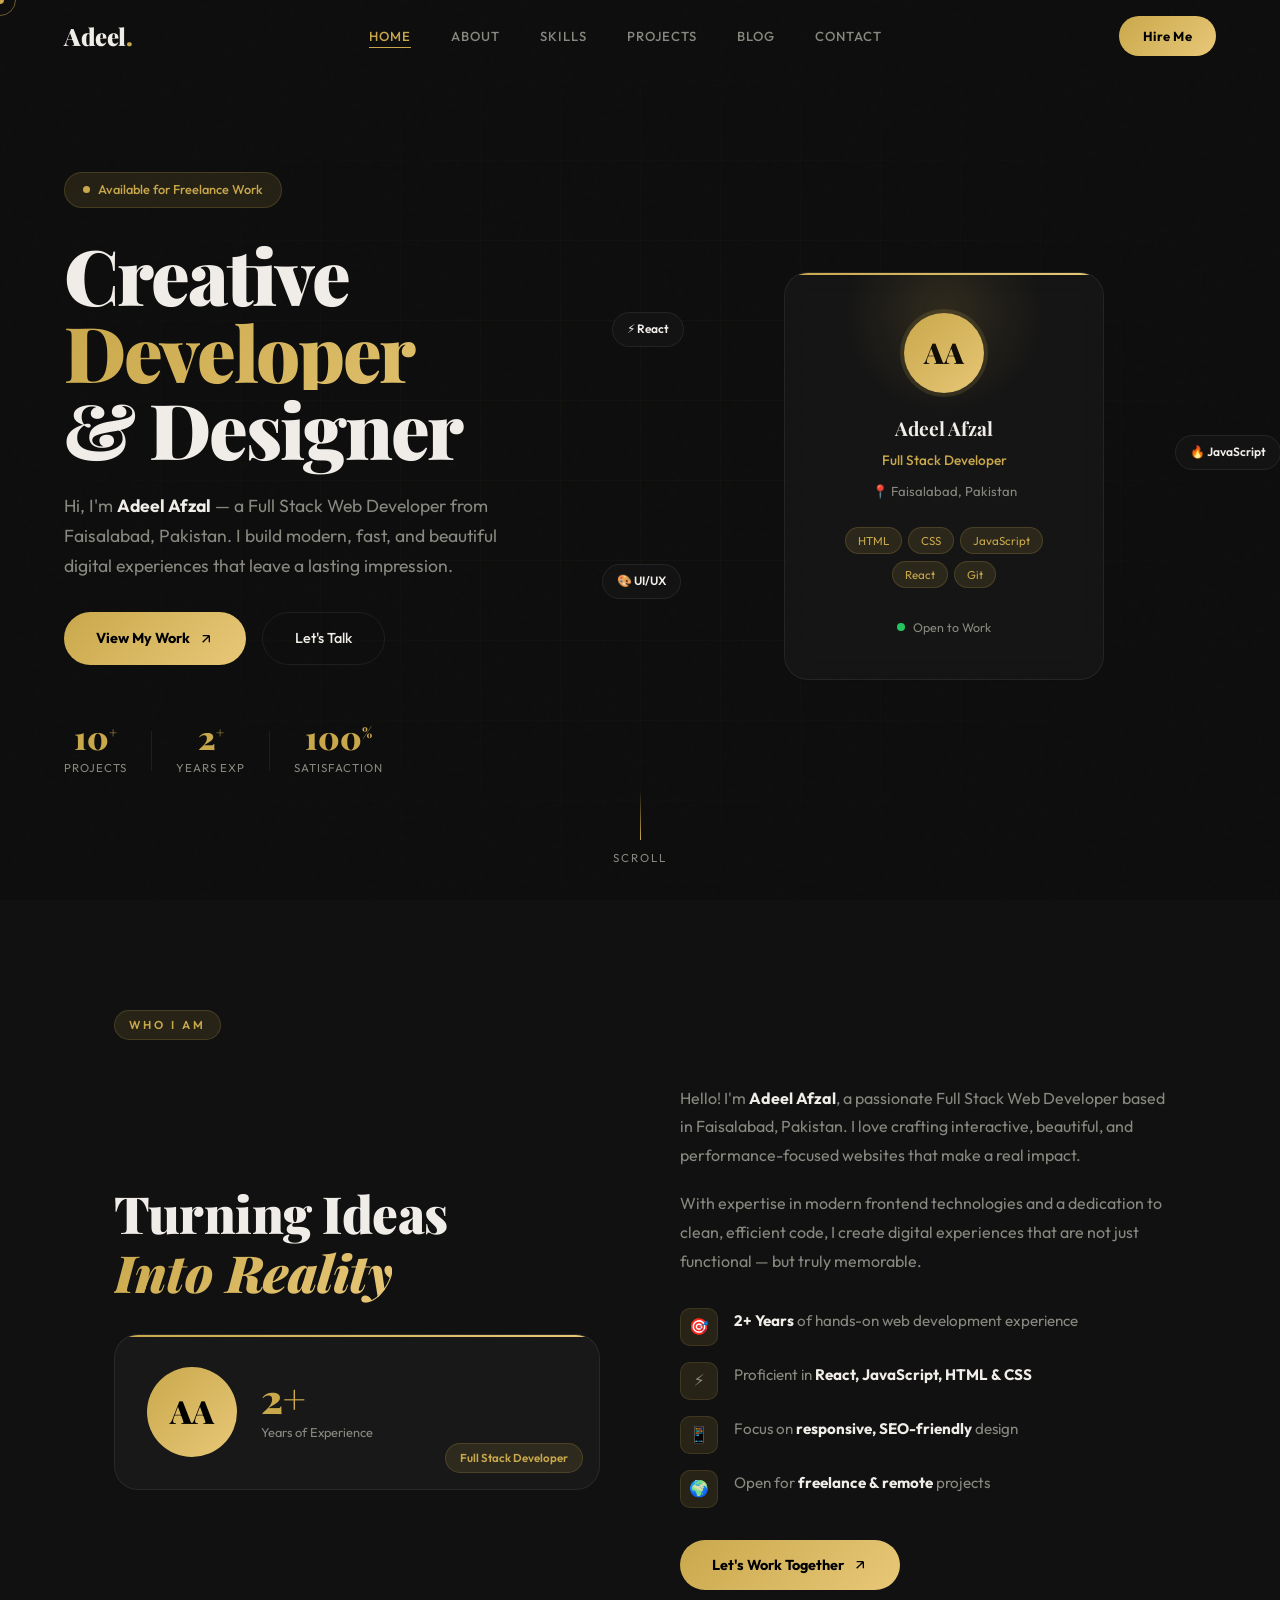
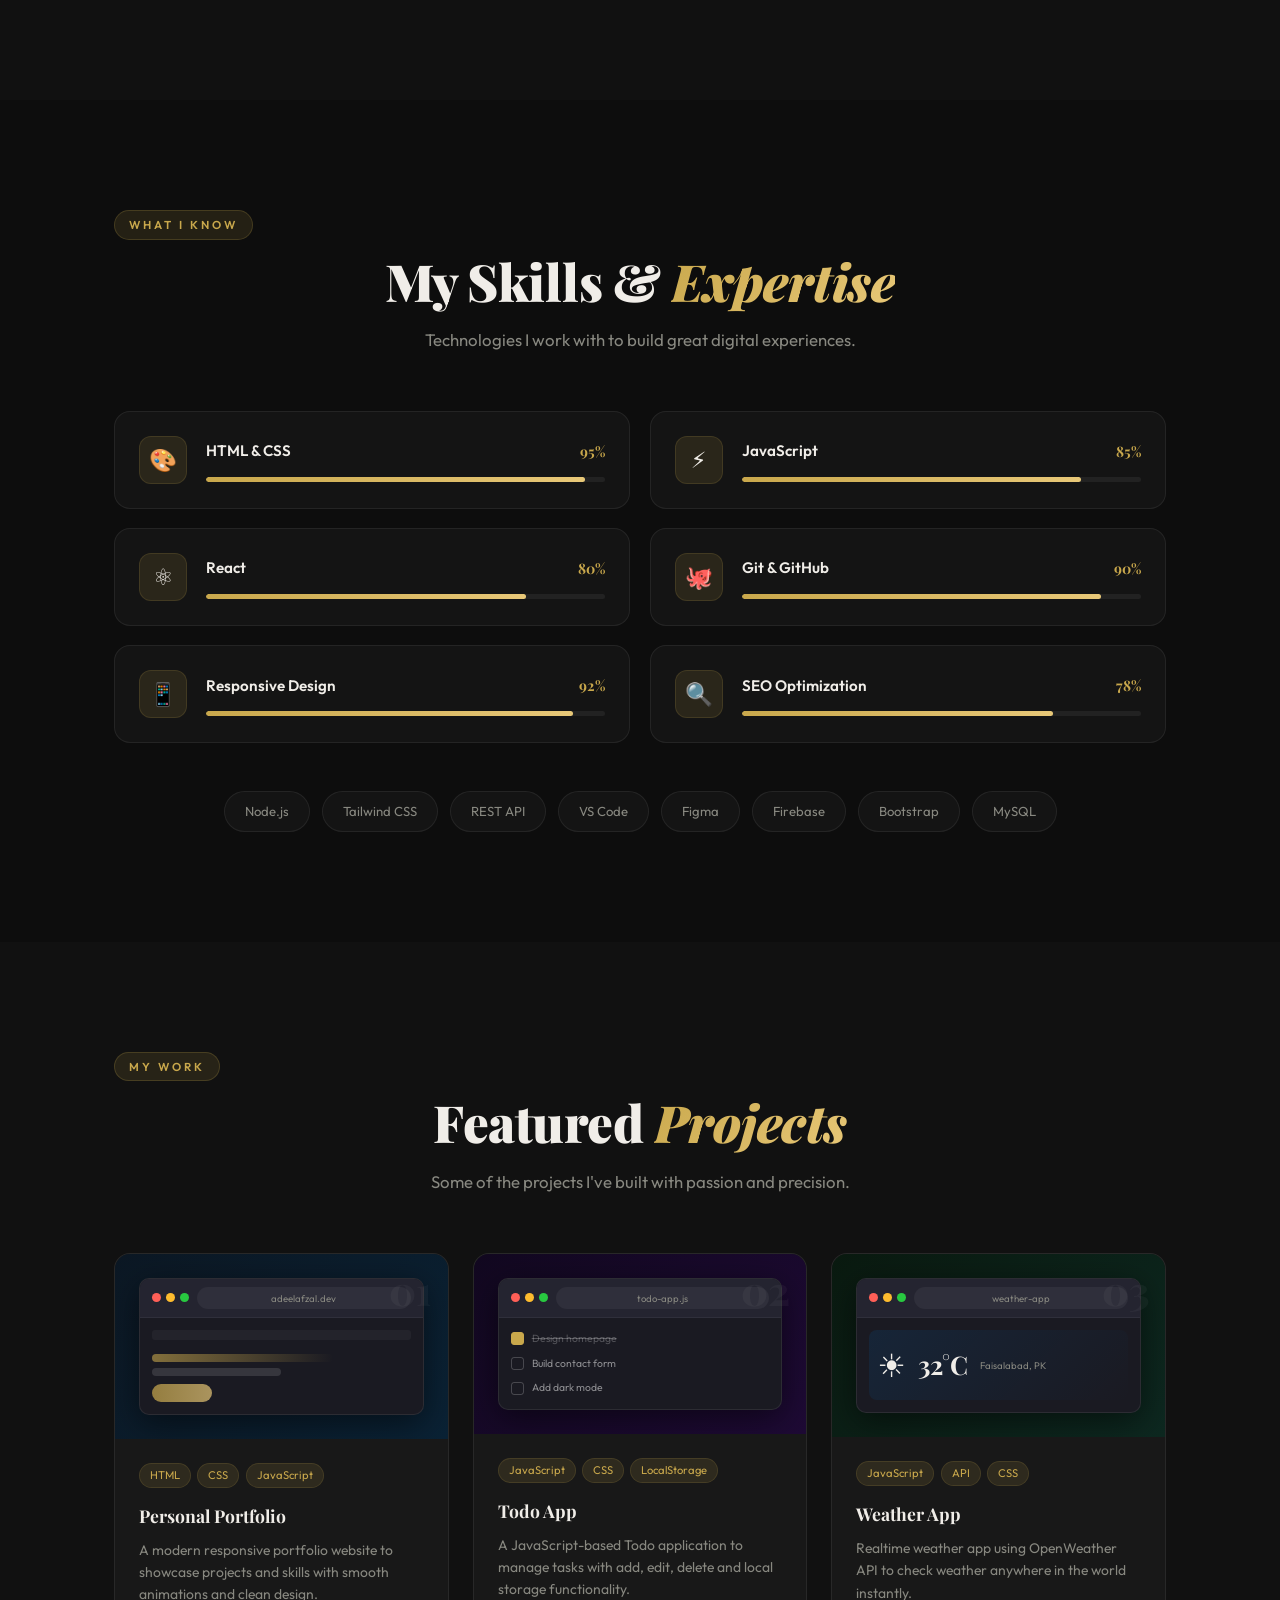
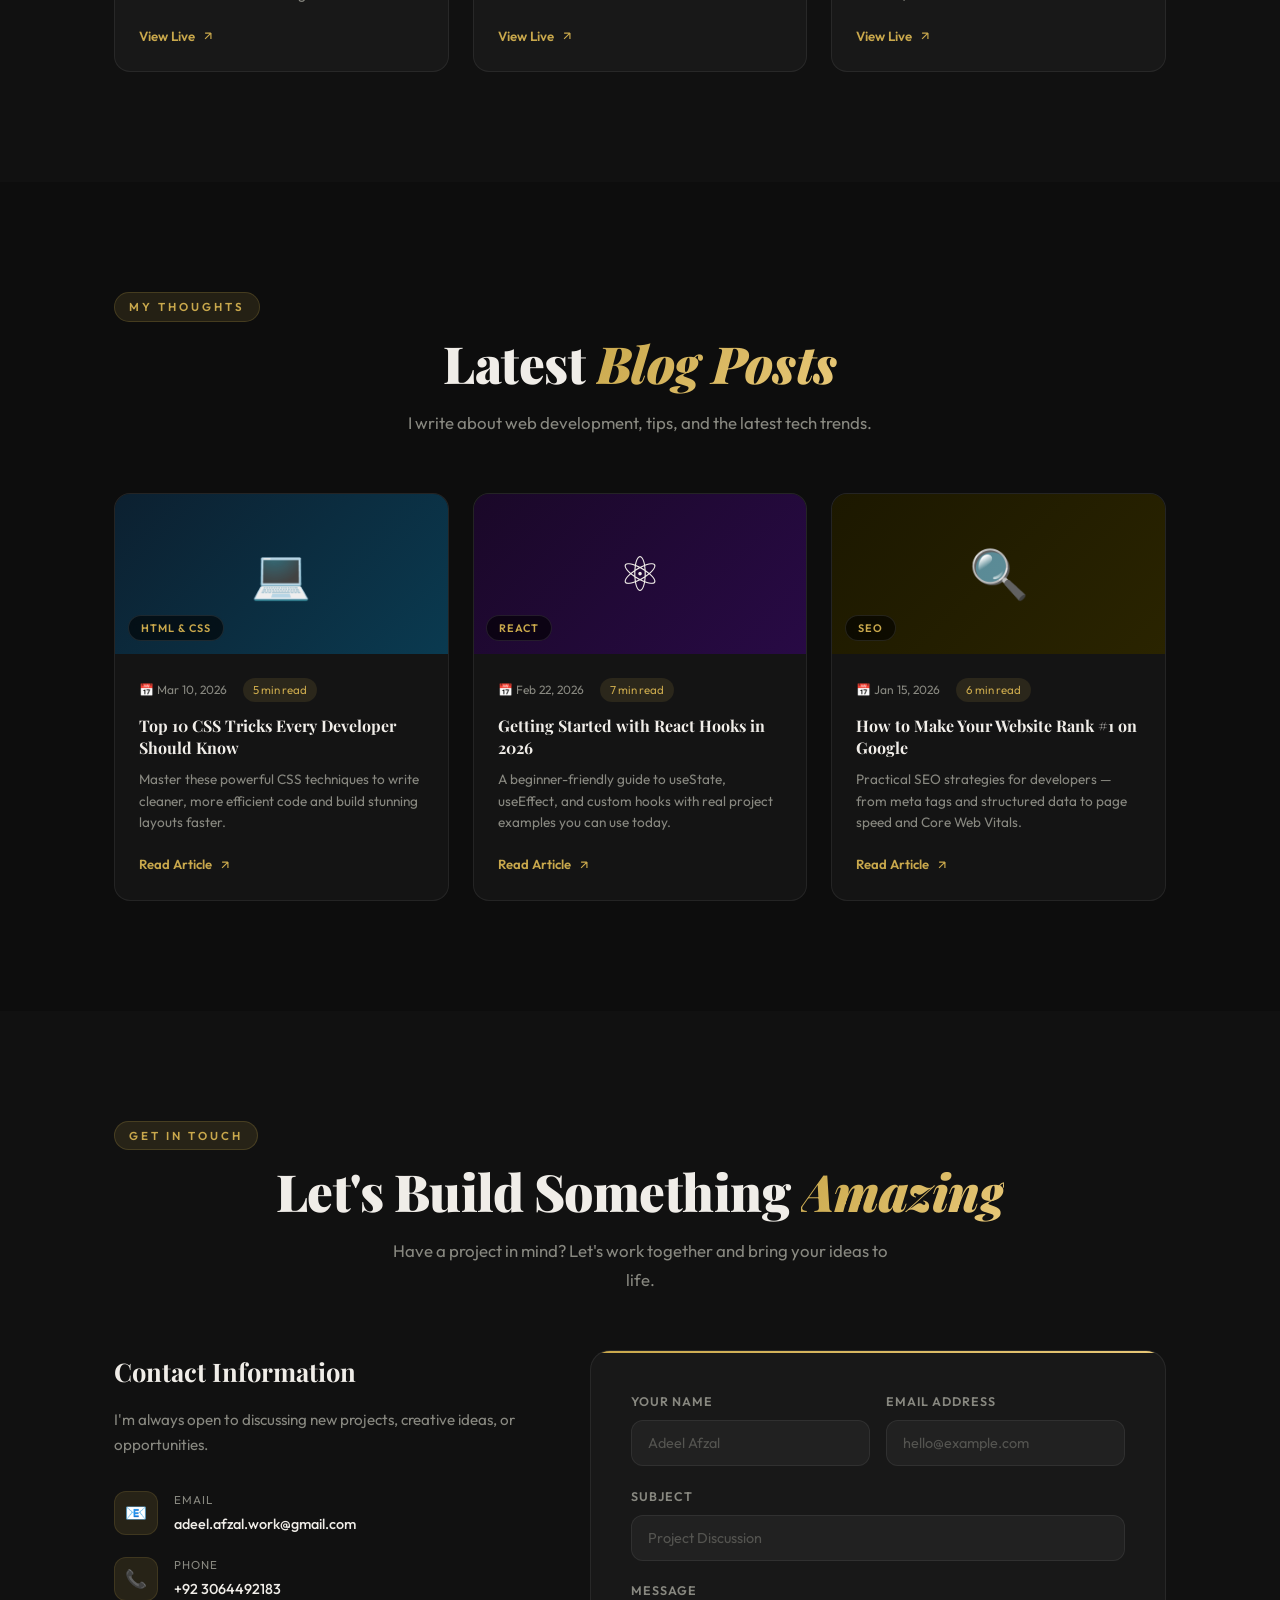
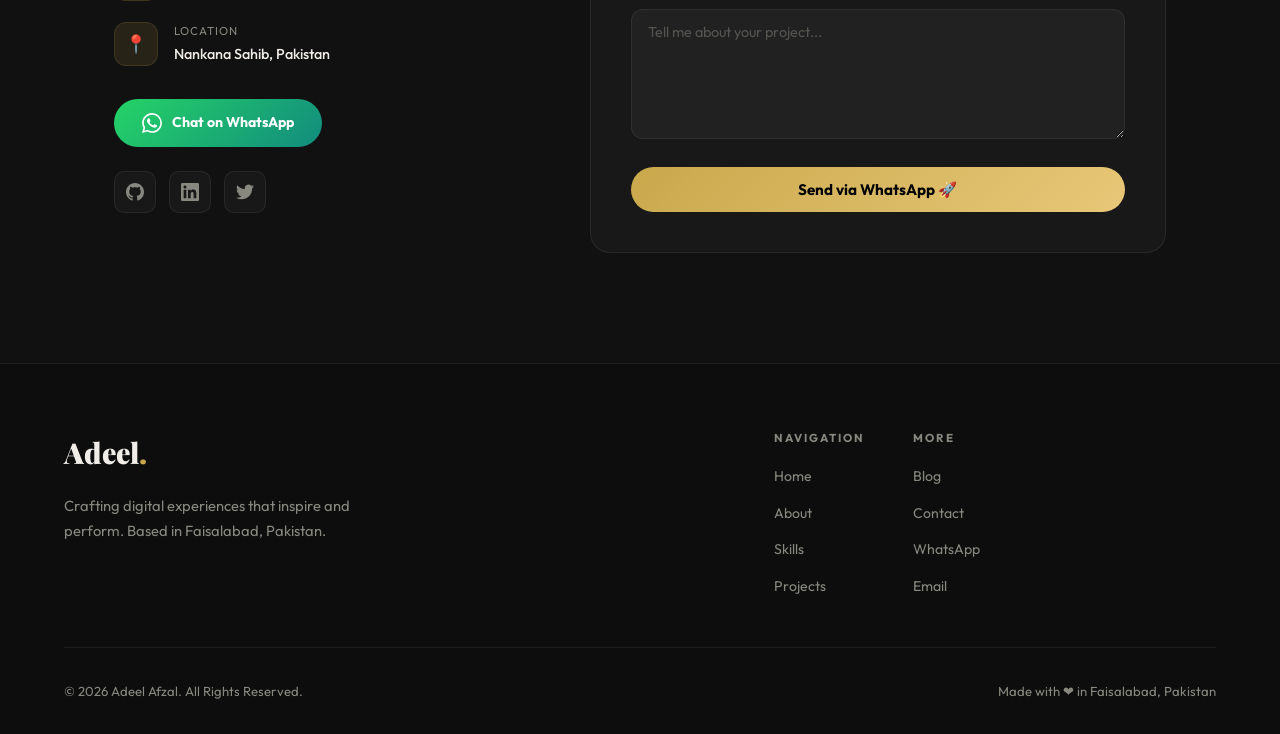
<file: index.html>
<!DOCTYPE html>
<html lang="en">
<head>
    <meta charset="UTF-8">
    <meta name="viewport" content="width=device-width, initial-scale=1.0">
    <title>Adeel Afzal Portfolio</title>
    <meta name="description" content="Adeel Afzal - Full Stack Web Developer from Faisalabad, Pakistan. Expert in HTML, CSS, JavaScript and React.">
    <meta name="keywords" content="Adeel Afzal, Web Developer, Full Stack Developer, React Developer, Faisalabad Pakistan">
    <meta name="author" content="Adeel Afzal">
    <meta name="robots" content="index, follow">
    <link rel="canonical" href="https://adeelafzalwork-jp.github.io/portfolio/">
    <meta property="og:type" content="website">
    <meta property="og:title" content="Adeel Afzal | Full Stack Web Developer">
    <meta property="og:description" content="Full Stack Web Developer creating modern, fast, responsive websites.">
    <meta property="og:url" content="https://adeelafzalwork-jp.github.io/portfolio/">
    <meta name="twitter:card" content="summary_large_image">
    <meta name="twitter:title" content="Adeel Afzal | Web Developer Portfolio">
    <script type="application/ld+json">
    {
      "@context": "https://schema.org",
      "@type": "Person",
      "name": "Adeel Afzal",
      "jobTitle": "Full Stack Web Developer",
      "url": "https://adeelafzalwork-jp.github.io/portfolio/",
      "email": "adeel.afzal.work@gmail.com",
      "telephone": "+92 3064492183",
      "address": {
        "@type": "PostalAddress",
        "addressLocality": "Faisalabad",
        "addressCountry": "Pakistan"
      }
    }
    </script>
    <link rel="preconnect" href="https://fonts.googleapis.com">
    <link rel="preconnect" href="https://fonts.gstatic.com" crossorigin>
    <link href="https://fonts.googleapis.com/css2?family=Playfair+Display:wght@400;700;900&family=Outfit:wght@300;400;500;600;700&display=swap" rel="stylesheet">
    <link rel="stylesheet" href="style.css">
</head>
<body>

    <!-- ===== CURSOR ===== -->
    <div class="cursor" id="cursor"></div>
    <div class="cursor-follower" id="cursorFollower"></div>

    <!-- ===== LOADER ===== -->
    <div class="loader" id="loader">
        <div class="loader-inner">
            <span class="loader-text">AA</span>
            <div class="loader-bar"><div class="loader-progress"></div></div>
        </div>
    </div>

    <!-- ===== HEADER ===== -->
    <header id="header">
        <a href="#home" class="logo">Adeel<span>.</span></a>
        <nav>
            <ul id="navMenu">
                <li><a href="#home" class="nav-link">Home</a></li>
                <li><a href="#about" class="nav-link">About</a></li>
                <li><a href="#skills" class="nav-link">Skills</a></li>
                <li><a href="#projects" class="nav-link">Projects</a></li>
                <li><a href="#blog" class="nav-link">Blog</a></li>
                <li><a href="#contact" class="nav-link">Contact</a></li>
            </ul>
        </nav>
        <div class="header-right">
            <a href="#contact" class="hire-btn">Hire Me</a>
            <button class="hamburger" id="hamburger" aria-label="Menu">
                <span></span><span></span><span></span>
            </button>
        </div>
    </header>

    <!-- ===== MOBILE NAV ===== -->
    <div class="mobile-nav" id="mobileNav">
        <ul>
            <li><a href="#home" class="mob-link">Home</a></li>
            <li><a href="#about" class="mob-link">About</a></li>
            <li><a href="#skills" class="mob-link">Skills</a></li>
            <li><a href="#projects" class="mob-link">Projects</a></li>
            <li><a href="#blog" class="mob-link">Blog</a></li>
            <li><a href="#contact" class="mob-link">Contact</a></li>
        </ul>
    </div>
    <div class="mob-overlay" id="mobOverlay"></div>

    <!-- ===== HERO ===== -->
    <section id="home" class="hero">
        <div class="hero-noise"></div>
        <div class="hero-lines"></div>
        <div class="hero-container">
            <div class="hero-left">
                <div class="hero-tag reveal">
                    <span class="tag-dot"></span>
                    Available for Freelance Work
                </div>
                <h1 class="hero-title reveal">
                    <span class="line">Creative</span>
                    <span class="line gold">Developer</span>
                    <span class="line">&amp; Designer</span>
                </h1>
                <p class="hero-para reveal">
                    Hi, I'm <strong>Adeel Afzal</strong> — a Full Stack Web Developer from Faisalabad, Pakistan. I build modern, fast, and beautiful digital experiences that leave a lasting impression.
                </p>
                <div class="hero-cta reveal">
                    <a href="#projects" class="btn-gold">View My Work <svg width="16" height="16" viewBox="0 0 24 24" fill="none" stroke="currentColor" stroke-width="2"><path d="M7 17L17 7M17 7H7M17 7v10"/></svg></a>
                    <a href="#contact" class="btn-ghost">Let's Talk</a>
                </div>
                <div class="hero-stats reveal">
                    <div class="stat-item">
                        <span class="stat-n">10<sup>+</sup></span>
                        <span class="stat-l">Projects</span>
                    </div>
                    <div class="stat-div"></div>
                    <div class="stat-item">
                        <span class="stat-n">2<sup>+</sup></span>
                        <span class="stat-l">Years Exp</span>
                    </div>
                    <div class="stat-div"></div>
                    <div class="stat-item">
                        <span class="stat-n">100<sup>%</sup></span>
                        <span class="stat-l">Satisfaction</span>
                    </div>
                </div>
            </div>
            <div class="hero-right reveal">
                <div class="hero-card">
                    <div class="hc-glow"></div>
                    <div class="hc-avatar">AA</div>
                    <div class="hc-name">Adeel Afzal</div>
                    <div class="hc-role">Full Stack Developer</div>
                    <div class="hc-location">📍 Faisalabad, Pakistan</div>
                    <div class="hc-skills">
                        <span>HTML</span><span>CSS</span><span>JavaScript</span><span>React</span><span>Git</span>
                    </div>
                    <div class="hc-status">
                        <span class="hc-dot"></span> Open to Work
                    </div>
                </div>
                <div class="floating-badge fb1">⚡ React</div>
                <div class="floating-badge fb2">🎨 UI/UX</div>
                <div class="floating-badge fb3">🔥 JavaScript</div>
            </div>
        </div>
        <div class="scroll-indicator">
            <div class="scroll-line"></div>
            <span>Scroll</span>
        </div>
    </section>

    <!-- ===== ABOUT ===== -->
    <section id="about" class="section about-section">
        <div class="container">
            <div class="sec-label">Who I Am</div>
            <div class="about-wrapper">
                <div class="about-left">
                    <h2 class="sec-title reveal">Turning Ideas<br><em>Into Reality</em></h2>
                    <div class="about-img-box reveal">
                        <div class="aib-inner">
                            <div class="aib-avatar">AA</div>
                            <div class="aib-exp">
                                <span class="aib-n">2+</span>
                                <span class="aib-l">Years of Experience</span>
                            </div>
                        </div>
                        <div class="aib-tag">Full Stack Developer</div>
                    </div>
                </div>
                <div class="about-right">
                    <p class="about-desc reveal">Hello! I'm <strong>Adeel Afzal</strong>, a passionate Full Stack Web Developer based in Faisalabad, Pakistan. I love crafting interactive, beautiful, and performance-focused websites that make a real impact.</p>
                    <p class="about-desc reveal">With expertise in modern frontend technologies and a dedication to clean, efficient code, I create digital experiences that are not just functional — but truly memorable.</p>
                    <div class="about-facts reveal">
                        <div class="fact-row">
                            <div class="fact-icon">🎯</div>
                            <div>
                                <strong>2+ Years</strong> of hands-on web development experience
                            </div>
                        </div>
                        <div class="fact-row">
                            <div class="fact-icon">⚡</div>
                            <div>
                                Proficient in <strong>React, JavaScript, HTML &amp; CSS</strong>
                            </div>
                        </div>
                        <div class="fact-row">
                            <div class="fact-icon">📱</div>
                            <div>
                                Focus on <strong>responsive, SEO-friendly</strong> design
                            </div>
                        </div>
                        <div class="fact-row">
                            <div class="fact-icon">🌍</div>
                            <div>
                                Open for <strong>freelance &amp; remote</strong> projects
                            </div>
                        </div>
                    </div>
                    <a href="#contact" class="btn-gold reveal">Let's Work Together <svg width="16" height="16" viewBox="0 0 24 24" fill="none" stroke="currentColor" stroke-width="2"><path d="M7 17L17 7M17 7H7M17 7v10"/></svg></a>
                </div>
            </div>
        </div>
    </section>

    <!-- ===== SKILLS ===== -->
    <section id="skills" class="section skills-section">
        <div class="container">
            <div class="sec-label">What I Know</div>
            <h2 class="sec-title text-center reveal">My Skills &amp; <em>Expertise</em></h2>
            <p class="sec-sub text-center reveal">Technologies I work with to build great digital experiences.</p>
            <div class="skills-grid reveal">
                <div class="skill-card">
                    <div class="sk-icon">🎨</div>
                    <div class="sk-info">
                        <div class="sk-top">
                            <span class="sk-name">HTML &amp; CSS</span>
                            <span class="sk-pct">95%</span>
                        </div>
                        <div class="sk-bar"><div class="sk-fill" data-width="95"></div></div>
                    </div>
                </div>
                <div class="skill-card">
                    <div class="sk-icon">⚡</div>
                    <div class="sk-info">
                        <div class="sk-top">
                            <span class="sk-name">JavaScript</span>
                            <span class="sk-pct">85%</span>
                        </div>
                        <div class="sk-bar"><div class="sk-fill" data-width="85"></div></div>
                    </div>
                </div>
                <div class="skill-card">
                    <div class="sk-icon">⚛️</div>
                    <div class="sk-info">
                        <div class="sk-top">
                            <span class="sk-name">React</span>
                            <span class="sk-pct">80%</span>
                        </div>
                        <div class="sk-bar"><div class="sk-fill" data-width="80"></div></div>
                    </div>
                </div>
                <div class="skill-card">
                    <div class="sk-icon">🐙</div>
                    <div class="sk-info">
                        <div class="sk-top">
                            <span class="sk-name">Git &amp; GitHub</span>
                            <span class="sk-pct">90%</span>
                        </div>
                        <div class="sk-bar"><div class="sk-fill" data-width="90"></div></div>
                    </div>
                </div>
                <div class="skill-card">
                    <div class="sk-icon">📱</div>
                    <div class="sk-info">
                        <div class="sk-top">
                            <span class="sk-name">Responsive Design</span>
                            <span class="sk-pct">92%</span>
                        </div>
                        <div class="sk-bar"><div class="sk-fill" data-width="92"></div></div>
                    </div>
                </div>
                <div class="skill-card">
                    <div class="sk-icon">🔍</div>
                    <div class="sk-info">
                        <div class="sk-top">
                            <span class="sk-name">SEO Optimization</span>
                            <span class="sk-pct">78%</span>
                        </div>
                        <div class="sk-bar"><div class="sk-fill" data-width="78"></div></div>
                    </div>
                </div>
            </div>
            <!-- Tech Pills -->
            <div class="tech-pills reveal">
                <span>Node.js</span><span>Tailwind CSS</span><span>REST API</span><span>VS Code</span><span>Figma</span><span>Firebase</span><span>Bootstrap</span><span>MySQL</span>
            </div>
        </div>
    </section>

    <!-- ===== PROJECTS ===== -->
    <section id="projects" class="section projects-section">
        <div class="container">
            <div class="sec-label">My Work</div>
            <h2 class="sec-title text-center reveal">Featured <em>Projects</em></h2>
            <p class="sec-sub text-center reveal">Some of the projects I've built with passion and precision.</p>
            <div class="projects-grid">

                <!-- Project 1 -->
                <div class="proj-card reveal">
                    <div class="proj-visual pv-1">
                        <div class="pv-browser">
                            <div class="pvb-bar">
                                <div class="pvb-dots"><span></span><span></span><span></span></div>
                                <div class="pvb-url">adeelafzal.dev</div>
                            </div>
                            <div class="pvb-screen">
                                <div class="pvbs-nav"></div>
                                <div class="pvbs-hero">
                                    <div class="pvbs-line l1"></div>
                                    <div class="pvbs-line l2"></div>
                                    <div class="pvbs-btn"></div>
                                </div>
                            </div>
                        </div>
                        <div class="proj-num">01</div>
                    </div>
                    <div class="proj-body">
                        <div class="proj-tags">
                            <span>HTML</span><span>CSS</span><span>JavaScript</span>
                        </div>
                        <h3>Personal Portfolio</h3>
                        <p>A modern responsive portfolio website to showcase projects and skills with smooth animations and clean design.</p>
                        <a href="https://adeelafzalwork-jp.github.io/portfolio/" target="_blank" class="proj-link">View Live <svg width="14" height="14" viewBox="0 0 24 24" fill="none" stroke="currentColor" stroke-width="2"><path d="M7 17L17 7M17 7H7M17 7v10"/></svg></a>
                    </div>
                </div>

                <!-- Project 2 -->
                <div class="proj-card reveal">
                    <div class="proj-visual pv-2">
                        <div class="pv-browser">
                            <div class="pvb-bar">
                                <div class="pvb-dots"><span></span><span></span><span></span></div>
                                <div class="pvb-url">todo-app.js</div>
                            </div>
                            <div class="pvb-screen">
                                <div class="pvbs-todo">
                                    <div class="pvbs-todo-item done"><span class="pvbs-check done"></span><span class="pvbs-tl done">Design homepage</span></div>
                                    <div class="pvbs-todo-item"><span class="pvbs-check"></span><span class="pvbs-tl">Build contact form</span></div>
                                    <div class="pvbs-todo-item"><span class="pvbs-check"></span><span class="pvbs-tl">Add dark mode</span></div>
                                </div>
                            </div>
                        </div>
                        <div class="proj-num">02</div>
                    </div>
                    <div class="proj-body">
                        <div class="proj-tags">
                            <span>JavaScript</span><span>CSS</span><span>LocalStorage</span>
                        </div>
                        <h3>Todo App</h3>
                        <p>A JavaScript-based Todo application to manage tasks with add, edit, delete and local storage functionality.</p>
                        <a href="#" class="proj-link">View Live <svg width="14" height="14" viewBox="0 0 24 24" fill="none" stroke="currentColor" stroke-width="2"><path d="M7 17L17 7M17 7H7M17 7v10"/></svg></a>
                    </div>
                </div>

                <!-- Project 3 -->
                <div class="proj-card reveal">
                    <div class="proj-visual pv-3">
                        <div class="pv-browser">
                            <div class="pvb-bar">
                                <div class="pvb-dots"><span></span><span></span><span></span></div>
                                <div class="pvb-url">weather-app</div>
                            </div>
                            <div class="pvb-screen">
                                <div class="pvbs-weather">
                                    <div class="pvbs-wi">☀️</div>
                                    <div class="pvbs-wtemp">32°C</div>
                                    <div class="pvbs-wcity">Faisalabad, PK</div>
                                </div>
                            </div>
                        </div>
                        <div class="proj-num">03</div>
                    </div>
                    <div class="proj-body">
                        <div class="proj-tags">
                            <span>JavaScript</span><span>API</span><span>CSS</span>
                        </div>
                        <h3>Weather App</h3>
                        <p>Realtime weather app using OpenWeather API to check weather anywhere in the world instantly.</p>
                        <a href="#" class="proj-link">View Live <svg width="14" height="14" viewBox="0 0 24 24" fill="none" stroke="currentColor" stroke-width="2"><path d="M7 17L17 7M17 7H7M17 7v10"/></svg></a>
                    </div>
                </div>

            </div>
        </div>
    </section>

    <!-- ===== BLOG ===== -->
    <section id="blog" class="section blog-section">
        <div class="container">
            <div class="sec-label">My Thoughts</div>
            <h2 class="sec-title text-center reveal">Latest <em>Blog Posts</em></h2>
            <p class="sec-sub text-center reveal">I write about web development, tips, and the latest tech trends.</p>
            <div class="blog-grid">

                <article class="blog-card reveal">
                    <div class="blog-thumb bt-1">
                        <span class="bt-emoji">💻</span>
                        <span class="bt-cat">HTML &amp; CSS</span>
                    </div>
                    <div class="blog-body">
                        <div class="blog-meta">
                            <span class="blog-date">📅 Mar 10, 2026</span>
                            <span class="blog-read">5 min read</span>
                        </div>
                        <h3>Top 10 CSS Tricks Every Developer Should Know</h3>
                        <p>Master these powerful CSS techniques to write cleaner, more efficient code and build stunning layouts faster.</p>
                        <a href="#" class="blog-link">Read Article <svg width="14" height="14" viewBox="0 0 24 24" fill="none" stroke="currentColor" stroke-width="2"><path d="M7 17L17 7M17 7H7M17 7v10"/></svg></a>
                    </div>
                </article>

                <article class="blog-card reveal">
                    <div class="blog-thumb bt-2">
                        <span class="bt-emoji">⚛️</span>
                        <span class="bt-cat">React</span>
                    </div>
                    <div class="blog-body">
                        <div class="blog-meta">
                            <span class="blog-date">📅 Feb 22, 2026</span>
                            <span class="blog-read">7 min read</span>
                        </div>
                        <h3>Getting Started with React Hooks in 2026</h3>
                        <p>A beginner-friendly guide to useState, useEffect, and custom hooks with real project examples you can use today.</p>
                        <a href="#" class="blog-link">Read Article <svg width="14" height="14" viewBox="0 0 24 24" fill="none" stroke="currentColor" stroke-width="2"><path d="M7 17L17 7M17 7H7M17 7v10"/></svg></a>
                    </div>
                </article>

                <article class="blog-card reveal">
                    <div class="blog-thumb bt-3">
                        <span class="bt-emoji">🔍</span>
                        <span class="bt-cat">SEO</span>
                    </div>
                    <div class="blog-body">
                        <div class="blog-meta">
                            <span class="blog-date">📅 Jan 15, 2026</span>
                            <span class="blog-read">6 min read</span>
                        </div>
                        <h3>How to Make Your Website Rank #1 on Google</h3>
                        <p>Practical SEO strategies for developers — from meta tags and structured data to page speed and Core Web Vitals.</p>
                        <a href="#" class="blog-link">Read Article <svg width="14" height="14" viewBox="0 0 24 24" fill="none" stroke="currentColor" stroke-width="2"><path d="M7 17L17 7M17 7H7M17 7v10"/></svg></a>
                    </div>
                </article>

            </div>
        </div>
    </section>

    <!-- ===== CONTACT ===== -->
    <section id="contact" class="section contact-section">
        <div class="container">
            <div class="sec-label">Get In Touch</div>
            <h2 class="sec-title text-center reveal">Let's Build Something <em>Amazing</em></h2>
            <p class="sec-sub text-center reveal">Have a project in mind? Let's work together and bring your ideas to life.</p>
            <div class="contact-wrapper">

                <div class="contact-info reveal">
                    <h3>Contact Information</h3>
                    <p class="ci-sub">I'm always open to discussing new projects, creative ideas, or opportunities.</p>
                    <div class="ci-items">
                        <div class="ci-item">
                            <div class="ci-icon">📧</div>
                            <div class="ci-text">
                                <span class="ci-label">Email</span>
                                <span class="ci-val">adeel.afzal.work@gmail.com</span>
                            </div>
                        </div>
                        <div class="ci-item">
                            <div class="ci-icon">📞</div>
                            <div class="ci-text">
                                <span class="ci-label">Phone</span>
                                <span class="ci-val">+92 3064492183</span>
                            </div>
                        </div>
                        <div class="ci-item">
                            <div class="ci-icon">📍</div>
                            <div class="ci-text">
                                <span class="ci-label">Location</span>
                                <span class="ci-val">Nankana Sahib, Pakistan</span>
                            </div>
                        </div>
                    </div>
                    <a href="https://wa.me/923064492183?text=Hello%20Adeel!" target="_blank" class="wa-btn">
                        <svg width="20" height="20" viewBox="0 0 24 24" fill="currentColor"><path d="M17.472 14.382c-.297-.149-1.758-.867-2.03-.967-.273-.099-.471-.148-.67.15-.197.297-.767.966-.94 1.164-.173.199-.347.223-.644.075-.297-.15-1.255-.463-2.39-1.475-.883-.788-1.48-1.761-1.653-2.059-.173-.297-.018-.458.13-.606.134-.133.298-.347.446-.52.149-.174.198-.298.298-.497.099-.198.05-.371-.025-.52-.075-.149-.669-1.612-.916-2.207-.242-.579-.487-.5-.669-.51-.173-.008-.371-.01-.57-.01-.198 0-.52.074-.792.372-.272.297-1.04 1.016-1.04 2.479 0 1.462 1.065 2.875 1.213 3.074.149.198 2.096 3.2 5.077 4.487.709.306 1.262.489 1.694.625.712.227 1.36.195 1.871.118.571-.085 1.758-.719 2.006-1.413.248-.694.248-1.289.173-1.413-.074-.124-.272-.198-.57-.347m-5.421 7.403h-.004a9.87 9.87 0 01-5.031-1.378l-.361-.214-3.741.982.998-3.648-.235-.374a9.86 9.86 0 01-1.51-5.26c.001-5.45 4.436-9.884 9.888-9.884 2.64 0 5.122 1.03 6.988 2.898a9.825 9.825 0 012.893 6.994c-.003 5.45-4.437 9.884-9.885 9.884m8.413-18.297A11.815 11.815 0 0012.05 0C5.495 0 .16 5.335.157 11.892c0 2.096.547 4.142 1.588 5.945L.057 24l6.305-1.654a11.882 11.882 0 005.683 1.448h.005c6.554 0 11.89-5.335 11.893-11.893a11.821 11.821 0 00-3.48-8.413z"/></svg>
                        Chat on WhatsApp
                    </a>
                    <div class="ci-social">
                        <a href="https://github.com" target="_blank" class="soc-btn" title="GitHub">
                            <svg width="18" height="18" viewBox="0 0 24 24" fill="currentColor"><path d="M12 0c-6.626 0-12 5.373-12 12 0 5.302 3.438 9.8 8.207 11.387.599.111.793-.261.793-.577v-2.234c-3.338.726-4.033-1.416-4.033-1.416-.546-1.387-1.333-1.756-1.333-1.756-1.089-.745.083-.729.083-.729 1.205.084 1.839 1.237 1.839 1.237 1.07 1.834 2.807 1.304 3.492.997.107-.775.418-1.305.762-1.604-2.665-.305-5.467-1.334-5.467-5.931 0-1.311.469-2.381 1.236-3.221-.124-.303-.535-1.524.117-3.176 0 0 1.008-.322 3.301 1.23.957-.266 1.983-.399 3.003-.404 1.02.005 2.047.138 3.006.404 2.291-1.552 3.297-1.23 3.297-1.23.653 1.653.242 2.874.118 3.176.77.84 1.235 1.911 1.235 3.221 0 4.609-2.807 5.624-5.479 5.921.43.372.823 1.102.823 2.222v3.293c0 .319.192.694.801.576 4.765-1.589 8.199-6.086 8.199-11.386 0-6.627-5.373-12-12-12z"/></svg>
                        </a>
                        <a href="https://linkedin.com" target="_blank" class="soc-btn" title="LinkedIn">
                            <svg width="18" height="18" viewBox="0 0 24 24" fill="currentColor"><path d="M20.447 20.452h-3.554v-5.569c0-1.328-.027-3.037-1.852-3.037-1.853 0-2.136 1.445-2.136 2.939v5.667H9.351V9h3.414v1.561h.046c.477-.9 1.637-1.85 3.37-1.85 3.601 0 4.267 2.37 4.267 5.455v6.286zM5.337 7.433c-1.144 0-2.063-.926-2.063-2.065 0-1.138.92-2.063 2.063-2.063 1.14 0 2.064.925 2.064 2.063 0 1.139-.925 2.065-2.064 2.065zm1.782 13.019H3.555V9h3.564v11.452zM22.225 0H1.771C.792 0 0 .774 0 1.729v20.542C0 23.227.792 24 1.771 24h20.451C23.2 24 24 23.227 24 22.271V1.729C24 .774 23.2 0 22.222 0h.003z"/></svg>
                        </a>
                        <a href="https://twitter.com" target="_blank" class="soc-btn" title="Twitter">
                            <svg width="18" height="18" viewBox="0 0 24 24" fill="currentColor"><path d="M23.953 4.57a10 10 0 01-2.825.775 4.958 4.958 0 002.163-2.723c-.951.555-2.005.959-3.127 1.184a4.92 4.92 0 00-8.384 4.482C7.69 8.095 4.067 6.13 1.64 3.162a4.822 4.822 0 00-.666 2.475c0 1.71.87 3.213 2.188 4.096a4.904 4.904 0 01-2.228-.616v.06a4.923 4.923 0 003.946 4.827 4.996 4.996 0 01-2.212.085 4.936 4.936 0 004.604 3.417 9.867 9.867 0 01-6.102 2.105c-.39 0-.779-.023-1.17-.067a13.995 13.995 0 007.557 2.209c9.053 0 13.998-7.496 13.998-13.985 0-.21 0-.42-.015-.63A9.935 9.935 0 0024 4.59z"/></svg>
                        </a>
                    </div>
                </div>

                <div class="contact-form reveal">
                    <form id="whatsappForm">
                        <div class="form-row">
                            <div class="form-group">
                                <label for="name">Your Name</label>
                                <input type="text" id="name" name="name" placeholder="Adeel Afzal" required>
                            </div>
                            <div class="form-group">
                                <label for="email">Email Address</label>
                                <input type="email" id="email" name="email" placeholder="hello@example.com" required>
                            </div>
                        </div>
                        <div class="form-group">
                            <label for="subject">Subject</label>
                            <input type="text" id="subject" name="subject" placeholder="Project Discussion">
                        </div>
                        <div class="form-group">
                            <label for="message">Message</label>
                            <textarea id="message" name="message" placeholder="Tell me about your project..." required></textarea>
                        </div>
                        <button type="submit" class="btn-gold form-btn">
                            Send via WhatsApp 🚀
                        </button>
                    </form>
                </div>

            </div>
        </div>
    </section>

    <!-- ===== FOOTER ===== -->
    <footer>
        <div class="footer-inner">
            <div class="footer-top">
                <div class="ft-brand">
                    <span class="ft-logo">Adeel<span>.</span></span>
                    <p>Crafting digital experiences that inspire and perform. Based in Faisalabad, Pakistan.</p>
                </div>
                <div class="ft-links">
                    <div class="ftl-col">
                        <h4>Navigation</h4>
                        <a href="#home">Home</a>
                        <a href="#about">About</a>
                        <a href="#skills">Skills</a>
                        <a href="#projects">Projects</a>
                    </div>
                    <div class="ftl-col">
                        <h4>More</h4>
                        <a href="#blog">Blog</a>
                        <a href="#contact">Contact</a>
                        <a href="https://wa.me/923064492183" target="_blank">WhatsApp</a>
                        <a href="mailto:adeel.afzal.work@gmail.com">Email</a>
                    </div>
                </div>
            </div>
            <div class="footer-bottom">
                <p>&copy; 2026 Adeel Afzal. All Rights Reserved.</p>
                <p>Made with ❤️ in Faisalabad, Pakistan</p>
            </div>
        </div>
    </footer>

    <!-- Back to Top -->
    <button id="back-top" aria-label="Back to top">↑</button>

    <!-- ===== JS ===== -->
    <script>
        // ---- Loader ----
        window.addEventListener('load', () => {
            setTimeout(() => {
                document.getElementById('loader').classList.add('loaded');
            }, 1200);
        });

        // ---- Custom Cursor ----
        const cursor = document.getElementById('cursor');
        const follower = document.getElementById('cursorFollower');
        let mouseX = 0, mouseY = 0, followerX = 0, followerY = 0;
        document.addEventListener('mousemove', e => {
            mouseX = e.clientX; mouseY = e.clientY;
            cursor.style.left = mouseX + 'px';
            cursor.style.top = mouseY + 'px';
        });
        function animateFollower() {
            followerX += (mouseX - followerX) * 0.1;
            followerY += (mouseY - followerY) * 0.1;
            follower.style.left = followerX + 'px';
            follower.style.top = followerY + 'px';
            requestAnimationFrame(animateFollower);
        }
        animateFollower();
        document.querySelectorAll('a, button, .proj-card, .blog-card, .skill-card').forEach(el => {
            el.addEventListener('mouseenter', () => { cursor.classList.add('hovered'); follower.classList.add('hovered'); });
            el.addEventListener('mouseleave', () => { cursor.classList.remove('hovered'); follower.classList.remove('hovered'); });
        });

        // ---- Header scroll ----
        const header = document.getElementById('header');
        window.addEventListener('scroll', () => {
            header.classList.toggle('scrolled', window.scrollY > 50);
            document.getElementById('back-top').classList.toggle('show', window.scrollY > 500);
        });

        // ---- Mobile Nav ----
        const hamburger = document.getElementById('hamburger');
        const mobileNav = document.getElementById('mobileNav');
        const mobOverlay = document.getElementById('mobOverlay');
        function toggleNav() {
            hamburger.classList.toggle('active');
            mobileNav.classList.toggle('open');
            mobOverlay.classList.toggle('show');
            document.body.classList.toggle('nav-open');
        }
        hamburger.addEventListener('click', toggleNav);
        mobOverlay.addEventListener('click', toggleNav);
        document.querySelectorAll('.mob-link').forEach(l => l.addEventListener('click', toggleNav));

        // ---- Back to Top ----
        document.getElementById('back-top').addEventListener('click', () => {
            window.scrollTo({ top: 0, behavior: 'smooth' });
        });

        // ---- Scroll Reveal ----
        const reveals = document.querySelectorAll('.reveal');
        const observer = new IntersectionObserver((entries) => {
            entries.forEach(e => {
                if (e.isIntersecting) { e.target.classList.add('visible'); }
            });
        }, { threshold: 0.1 });
        reveals.forEach(r => observer.observe(r));

        // ---- Skill bars animate ----
        const skillObserver = new IntersectionObserver((entries) => {
            entries.forEach(e => {
                if (e.isIntersecting) {
                    e.target.querySelectorAll('.sk-fill').forEach(bar => {
                        bar.style.width = bar.dataset.width + '%';
                    });
                }
            });
        }, { threshold: 0.2 });
        document.querySelectorAll('.skills-grid').forEach(g => skillObserver.observe(g));

        // ---- WhatsApp Form ----
        document.getElementById('whatsappForm').addEventListener('submit', function(e) {
            e.preventDefault();
            const name = document.getElementById('name').value;
            const email = document.getElementById('email').value;
            const subject = document.getElementById('subject').value;
            const message = document.getElementById('message').value;
            const text = `Name: ${name}%0AEmail: ${email}%0ASubject: ${subject}%0AMessage: ${message}`;
            window.open(`https://wa.me/923064492183?text=${text}`, '_blank');
        });

        // ---- Active Nav ----
        const sections = document.querySelectorAll('section[id]');
        const navLinks = document.querySelectorAll('.nav-link');
        window.addEventListener('scroll', () => {
            let current = '';
            sections.forEach(sec => {
                if (window.scrollY >= sec.offsetTop - 120) current = sec.id;
            });
            navLinks.forEach(link => {
                link.classList.toggle('active', link.getAttribute('href') === '#' + current);
            });
        });

        // ---- Floating badges animation ----
        const badges = document.querySelectorAll('.floating-badge');
        badges.forEach((b, i) => {
            b.style.animationDelay = (i * 0.5) + 's';
        });
    </script>

</body>
</html>
</file>
<file: style.css>
/* =============================================
   ADEEL AFZAL PORTFOLIO — style.css
   ============================================= */

/* ---- Variables ---- */
:root {
    --bg:       #0d0d0d;
    --bg2:      #111111;
    --bg3:      #161616;
    --gold:     #c9a84c;
    --gold2:    #e8c878;
    --gold-dim: rgba(201,168,76,0.12);
    --text:     #f0ede8;
    --muted:    #888880;
    --border:   rgba(255,255,255,0.07);
    --card:     rgba(255,255,255,0.03);
    --radius:   16px;
    --tr:       all 0.35s cubic-bezier(0.4,0,0.2,1);
    --font-d:   'Playfair Display', Georgia, serif;
    --font-b:   'Outfit', system-ui, sans-serif;
    --max-w:    1180px;
    --header-h: 72px;
}

/* ---- Reset ---- */
*, *::before, *::after { margin:0; padding:0; box-sizing:border-box; }
html { scroll-behavior:smooth; font-size:16px; }
body {
    background: var(--bg);
    color: var(--text);
    font-family: var(--font-b);
    line-height: 1.7;
    overflow-x: hidden;
    cursor: none;
}
body.nav-open { overflow: hidden; }
a { text-decoration:none; color:inherit; }
ul { list-style:none; }
img { max-width:100%; display:block; }
input, textarea, button { font-family: var(--font-b); }

/* ---- Scrollbar ---- */
::-webkit-scrollbar { width: 4px; }
::-webkit-scrollbar-track { background: var(--bg); }
::-webkit-scrollbar-thumb { background: var(--gold); border-radius: 4px; }

/* =============================================
   CURSOR
   ============================================= */
.cursor {
    width: 8px; height: 8px;
    background: var(--gold);
    border-radius: 50%;
    position: fixed;
    pointer-events: none;
    z-index: 9999;
    transform: translate(-50%,-50%);
    transition: width 0.2s, height 0.2s, background 0.2s;
}
.cursor-follower {
    width: 32px; height: 32px;
    border: 1.5px solid var(--gold);
    border-radius: 50%;
    position: fixed;
    pointer-events: none;
    z-index: 9998;
    transform: translate(-50%,-50%);
    opacity: 0.5;
    transition: width 0.3s, height 0.3s, opacity 0.3s;
}
.cursor.hovered { width: 16px; height: 16px; background: var(--gold2); }
.cursor-follower.hovered { width: 48px; height: 48px; opacity: 0.2; }
@media (max-width: 768px) { .cursor, .cursor-follower { display:none; } body { cursor:auto; } }

/* =============================================
   LOADER
   ============================================= */
.loader {
    position: fixed; inset: 0;
    background: var(--bg);
    z-index: 99999;
    display: flex; align-items:center; justify-content:center;
    transition: opacity 0.6s ease, visibility 0.6s;
}
.loader.loaded { opacity:0; visibility:hidden; pointer-events:none; }
.loader-inner { text-align: center; }
.loader-text {
    font-family: var(--font-d);
    font-size: 3rem; font-weight:900;
    background: linear-gradient(135deg, var(--gold), var(--gold2));
    -webkit-background-clip: text; -webkit-text-fill-color: transparent; background-clip:text;
    display: block; margin-bottom: 1.5rem;
    animation: loaderPulse 1s ease-in-out infinite alternate;
}
@keyframes loaderPulse { from{opacity:0.5} to{opacity:1} }
.loader-bar { width:200px; height:2px; background:rgba(255,255,255,0.08); border-radius:2px; overflow:hidden; }
.loader-progress {
    height:100%; width:0;
    background: linear-gradient(90deg, var(--gold), var(--gold2));
    border-radius:2px;
    animation: loadFill 1.1s ease forwards;
}
@keyframes loadFill { to{ width:100%; } }

/* =============================================
   HEADER
   ============================================= */
header {
    position: fixed; top:0; left:0; right:0;
    height: var(--header-h);
    z-index: 1000;
    display: flex; align-items:center; justify-content:space-between;
    padding: 0 5%;
    transition: var(--tr);
}
header.scrolled {
    background: rgba(13,13,13,0.95);
    backdrop-filter: blur(24px);
    border-bottom: 1px solid var(--border);
}
.logo {
    font-family: var(--font-d);
    font-size: 1.5rem; font-weight:900;
    color: var(--text);
    letter-spacing: -0.5px;
}
.logo span { color: var(--gold); }

nav ul { display:flex; align-items:center; gap:2.5rem; }
.nav-link {
    font-size: 0.82rem; font-weight:500;
    letter-spacing: 1px; text-transform:uppercase;
    color: var(--muted);
    position: relative; padding-bottom:4px;
    transition: var(--tr);
}
.nav-link::after {
    content:'';
    position:absolute; bottom:0; left:0;
    width:0; height:1px;
    background: var(--gold);
    transition: var(--tr);
}
.nav-link:hover, .nav-link.active { color: var(--gold); }
.nav-link:hover::after, .nav-link.active::after { width:100%; }

.header-right { display:flex; align-items:center; gap:1rem; }
.hire-btn {
    padding: 9px 24px;
    background: linear-gradient(135deg, var(--gold), var(--gold2));
    color: #000;
    border-radius: 100px;
    font-weight:700; font-size:0.82rem;
    letter-spacing:0.5px;
    transition: var(--tr);
}
.hire-btn:hover { transform:translateY(-2px); box-shadow:0 8px 30px rgba(201,168,76,0.35); }

.hamburger {
    display:none; flex-direction:column; gap:5px;
    background:none; border:none; cursor:pointer; padding:4px;
}
.hamburger span {
    display:block; width:24px; height:2px;
    background:var(--text); border-radius:2px;
    transition: var(--tr);
}
.hamburger.active span:nth-child(1) { transform:translateY(7px) rotate(45deg); }
.hamburger.active span:nth-child(2) { opacity:0; }
.hamburger.active span:nth-child(3) { transform:translateY(-7px) rotate(-45deg); }

/* ---- Mobile Nav ---- */
.mobile-nav {
    position: fixed; top:0; right:-100%; bottom:0;
    width: min(320px, 85vw);
    background: #111;
    border-left: 1px solid var(--border);
    z-index: 999;
    display:flex; align-items:center; justify-content:center;
    transition: right 0.4s cubic-bezier(0.4,0,0.2,1);
    padding: 2rem;
}
.mobile-nav.open { right:0; }
.mobile-nav ul { display:flex; flex-direction:column; gap:1.8rem; text-align:center; }
.mob-link {
    font-family: var(--font-d);
    font-size:1.6rem; font-weight:700;
    color: var(--muted);
    transition: var(--tr);
}
.mob-link:hover { color: var(--gold); }
.mob-overlay {
    position:fixed; inset:0; background:rgba(0,0,0,0.7);
    z-index:998; opacity:0; pointer-events:none;
    transition: opacity 0.4s;
}
.mob-overlay.show { opacity:1; pointer-events:all; }

/* =============================================
   SCROLL REVEAL
   ============================================= */
.reveal {
    opacity:0; transform:translateY(32px);
    transition: opacity 0.7s ease, transform 0.7s ease;
}
.reveal.visible { opacity:1; transform:translateY(0); }

/* =============================================
   SHARED SECTION STYLES
   ============================================= */
.section { padding: 110px 0; }
.container { max-width: var(--max-w); margin:0 auto; padding:0 5%; }
.text-center { text-align:center; }

.sec-label {
    display:inline-block;
    font-size:0.72rem; font-weight:600;
    letter-spacing:3px; text-transform:uppercase;
    color: var(--gold);
    margin-bottom:0.75rem;
    padding: 4px 14px;
    border: 1px solid rgba(201,168,76,0.2);
    border-radius: 100px;
    background: var(--gold-dim);
}
.text-center .sec-label { display:block; margin-bottom:0.75rem; }

.sec-title {
    font-family: var(--font-d);
    font-size: clamp(2rem, 4.5vw, 3.2rem);
    font-weight:900;
    line-height:1.15;
    letter-spacing:-0.5px;
    margin-bottom:1rem;
}
.sec-title em {
    font-style:italic;
    background: linear-gradient(135deg, var(--gold), var(--gold2));
    -webkit-background-clip:text; -webkit-text-fill-color:transparent; background-clip:text;
}
.sec-sub {
    color: var(--muted); font-size:1.05rem;
    max-width:520px; margin:0 auto 3.5rem;
}

/* Buttons */
.btn-gold {
    display:inline-flex; align-items:center; gap:8px;
    padding:13px 32px;
    background: linear-gradient(135deg, var(--gold), var(--gold2));
    color:#000; font-weight:700; font-size:0.9rem;
    border-radius:100px; border:none; cursor:pointer;
    transition: var(--tr);
    text-decoration:none;
}
.btn-gold:hover { transform:translateY(-3px); box-shadow:0 12px 40px rgba(201,168,76,0.4); }
.btn-ghost {
    display:inline-flex; align-items:center; gap:8px;
    padding:13px 32px;
    background:transparent;
    border:1px solid var(--border);
    color:var(--text); font-weight:500; font-size:0.9rem;
    border-radius:100px; cursor:pointer;
    transition: var(--tr);
}
.btn-ghost:hover { border-color:var(--gold); color:var(--gold); transform:translateY(-2px); }

/* =============================================
   HERO
   ============================================= */
.hero {
    min-height:100vh;
    padding: calc(var(--header-h) + 60px) 5% 80px;
    position:relative; overflow:hidden;
    display:flex; align-items:center;
}
.hero-noise {
    position:absolute; inset:0; pointer-events:none;
    background-image: url("data:image/svg+xml,%3Csvg viewBox='0 0 200 200' xmlns='http://www.w3.org/2000/svg'%3E%3Cfilter id='n'%3E%3CfeTurbulence type='fractalNoise' baseFrequency='0.65' numOctaves='3' stitchTiles='stitch'/%3E%3C/filter%3E%3Crect width='100%25' height='100%25' filter='url(%23n)' opacity='0.03'/%3E%3C/svg%3E");
    opacity:0.4;
}
.hero-lines {
    position:absolute; inset:0; pointer-events:none;
    background-image:
        linear-gradient(rgba(201,168,76,0.03) 1px, transparent 1px),
        linear-gradient(90deg, rgba(201,168,76,0.03) 1px, transparent 1px);
    background-size: 80px 80px;
    mask-image: radial-gradient(ellipse 80% 80% at 50% 50%, black 20%, transparent 80%);
}
.hero-container {
    max-width: var(--max-w); margin:0 auto; width:100%;
    display:grid; grid-template-columns:1fr 1fr;
    gap:4rem; align-items:center;
}
.hero-tag {
    display:inline-flex; align-items:center; gap:8px;
    background: var(--gold-dim); border:1px solid rgba(201,168,76,0.2);
    border-radius:100px; padding:6px 18px;
    font-size:0.8rem; color:var(--gold); font-weight:500;
    margin-bottom:1.8rem;
    animation: fadeUp 0.6s ease both;
}
.tag-dot {
    width:7px; height:7px; border-radius:50%;
    background:var(--gold);
    animation:blink 2s ease-in-out infinite;
}
@keyframes blink { 0%,100%{opacity:1;transform:scale(1)} 50%{opacity:0.4;transform:scale(1.3)} }
@keyframes fadeUp { from{opacity:0;transform:translateY(20px)} to{opacity:1;transform:translateY(0)} }

.hero-title {
    font-family: var(--font-d);
    font-size: clamp(3rem, 6vw, 5.5rem);
    font-weight:900;
    line-height:1;
    letter-spacing:-2px;
    margin-bottom:1.5rem;
    animation: fadeUp 0.6s 0.1s ease both;
}
.hero-title .line { display:block; }
.hero-title .gold {
    background: linear-gradient(135deg, var(--gold), var(--gold2));
    -webkit-background-clip:text; -webkit-text-fill-color:transparent; background-clip:text;
}
.hero-para {
    color:var(--muted); font-size:1.1rem; max-width:480px;
    margin-bottom:2rem;
    animation: fadeUp 0.6s 0.2s ease both;
}
.hero-para strong { color:var(--text); }
.hero-cta {
    display:flex; flex-wrap:wrap; gap:1rem;
    margin-bottom:3.5rem;
    animation: fadeUp 0.6s 0.3s ease both;
}
.hero-stats {
    display:flex; align-items:center; gap:1.5rem;
    animation: fadeUp 0.6s 0.4s ease both;
}
.stat-item { text-align:center; }
.stat-n {
    font-family: var(--font-d);
    font-size:2rem; font-weight:900;
    color:var(--gold); display:block; line-height:1;
}
.stat-n sup { font-size:0.9rem; }
.stat-l {
    font-size:0.72rem; color:var(--muted);
    text-transform:uppercase; letter-spacing:1px;
}
.stat-div { width:1px; height:40px; background:var(--border); }

/* Hero Card */
.hero-right {
    position:relative; display:flex; justify-content:center;
    animation: fadeUp 0.8s 0.2s ease both;
}
.hero-card {
    background: var(--card);
    border:1px solid var(--border);
    border-radius:24px;
    padding:2.5rem;
    text-align:center;
    position:relative; overflow:hidden;
    backdrop-filter:blur(12px);
    width:100%; max-width:320px;
}
.hero-card::before {
    content:'';
    position:absolute; top:0; left:0; right:0; height:2px;
    background: linear-gradient(90deg, var(--gold), var(--gold2));
}
.hc-glow {
    position:absolute; top:-60px; left:50%; transform:translateX(-50%);
    width:200px; height:200px;
    background:radial-gradient(circle, rgba(201,168,76,0.15), transparent 70%);
    pointer-events:none;
}
.hc-avatar {
    width:80px; height:80px; border-radius:50%;
    background: linear-gradient(135deg, var(--gold), var(--gold2));
    display:flex; align-items:center; justify-content:center;
    font-family:var(--font-d); font-size:1.8rem; font-weight:900; color:#000;
    margin:0 auto 1.2rem;
    box-shadow:0 0 0 4px rgba(201,168,76,0.15);
}
.hc-name { font-family:var(--font-d); font-size:1.2rem; font-weight:700; margin-bottom:0.3rem; }
.hc-role { color:var(--gold); font-size:0.85rem; font-weight:500; margin-bottom:0.5rem; }
.hc-location { color:var(--muted); font-size:0.82rem; margin-bottom:1.5rem; }
.hc-skills {
    display:flex; flex-wrap:wrap; gap:0.4rem; justify-content:center;
    margin-bottom:1.5rem;
}
.hc-skills span {
    background:var(--gold-dim); border:1px solid rgba(201,168,76,0.2);
    border-radius:100px; padding:3px 12px;
    font-size:0.72rem; color:var(--gold);
}
.hc-status {
    display:inline-flex; align-items:center; gap:8px;
    font-size:0.78rem; color:var(--muted);
}
.hc-dot {
    width:8px; height:8px; border-radius:50%;
    background:#22c55e;
    animation:blink 2s ease-in-out infinite;
}

/* Floating Badges */
.floating-badge {
    position:absolute;
    background:rgba(20,20,20,0.9);
    border:1px solid var(--border);
    border-radius:100px;
    padding:6px 14px;
    font-size:0.75rem; font-weight:600; color:var(--text);
    white-space:nowrap;
    animation:float 3s ease-in-out infinite;
    backdrop-filter:blur(8px);
}
@keyframes float { 0%,100%{transform:translateY(0)} 50%{transform:translateY(-10px)} }
.fb1 { top:10%; left:-60px; animation-duration:3.2s; }
.fb2 { bottom:20%; left:-70px; animation-duration:2.8s; animation-delay:0.5s; }
.fb3 { top:40%; right:-65px; animation-duration:3.5s; animation-delay:1s; }

/* Scroll indicator */
.scroll-indicator {
    position:absolute; bottom:2rem; left:50%; transform:translateX(-50%);
    display:flex; flex-direction:column; align-items:center; gap:8px;
    color:var(--muted); font-size:0.72rem; letter-spacing:2px; text-transform:uppercase;
}
.scroll-line {
    width:1px; height:50px;
    background:linear-gradient(to bottom, transparent, var(--gold));
    animation:scrollLine 2s ease-in-out infinite;
}
@keyframes scrollLine { 0%,100%{opacity:0.3} 50%{opacity:1} }

/* =============================================
   ABOUT
   ============================================= */
.about-section { background: var(--bg2); }
.about-wrapper {
    display:grid; grid-template-columns:1fr 1fr;
    gap:5rem; align-items:center;
    margin-top:2rem;
}
.about-left .sec-label { margin-bottom:1rem; display:inline-block; }
.about-left .sec-title { margin-bottom:2rem; }

.about-img-box {
    background:var(--card); border:1px solid var(--border);
    border-radius:24px; padding:2rem; position:relative;
    overflow:hidden;
}
.about-img-box::before {
    content:''; position:absolute; top:0; left:0; right:0; height:2px;
    background:linear-gradient(90deg, var(--gold), var(--gold2));
}
.aib-inner { display:flex; align-items:center; gap:1.5rem; }
.aib-avatar {
    width:90px; height:90px; border-radius:50%;
    background:linear-gradient(135deg, var(--gold), var(--gold2));
    display:flex; align-items:center; justify-content:center;
    font-family:var(--font-d); font-size:2rem; font-weight:900; color:#000;
    flex-shrink:0;
}
.aib-exp { }
.aib-n {
    font-family:var(--font-d); font-size:2.5rem; font-weight:900;
    color:var(--gold); display:block; line-height:1;
}
.aib-l { font-size:0.8rem; color:var(--muted); }
.aib-tag {
    position:absolute; bottom:1rem; right:1rem;
    background:var(--gold-dim); border:1px solid rgba(201,168,76,0.2);
    border-radius:100px; padding:4px 14px;
    font-size:0.72rem; color:var(--gold); font-weight:600;
}

.about-desc {
    color:var(--muted); font-size:1rem; margin-bottom:1.2rem;
    line-height:1.8;
}
.about-desc strong { color:var(--text); }
.about-facts { display:flex; flex-direction:column; gap:1rem; margin:2rem 0; }
.fact-row {
    display:flex; align-items:flex-start; gap:1rem;
    color:var(--muted); font-size:0.95rem;
}
.fact-icon {
    width:38px; height:38px; flex-shrink:0;
    background:var(--gold-dim); border:1px solid rgba(201,168,76,0.15);
    border-radius:10px; display:flex; align-items:center; justify-content:center;
    font-size:1rem;
}
.fact-row strong { color:var(--text); }

/* =============================================
   SKILLS
   ============================================= */
.skills-section { background: var(--bg); }
.skills-grid {
    display:grid; grid-template-columns:repeat(2, 1fr);
    gap:1.2rem; margin-bottom:3rem;
}
.skill-card {
    display:flex; align-items:center; gap:1.2rem;
    background:var(--card); border:1px solid var(--border);
    border-radius:var(--radius); padding:1.5rem;
    transition:var(--tr);
}
.skill-card:hover {
    border-color:rgba(201,168,76,0.3);
    transform:translateY(-4px);
    box-shadow:0 12px 40px rgba(0,0,0,0.3);
}
.sk-icon {
    width:48px; height:48px; flex-shrink:0;
    background:var(--gold-dim); border:1px solid rgba(201,168,76,0.15);
    border-radius:12px; display:flex; align-items:center; justify-content:center;
    font-size:1.4rem;
}
.sk-info { flex:1; }
.sk-top { display:flex; justify-content:space-between; align-items:center; margin-bottom:0.8rem; }
.sk-name { font-weight:600; font-size:0.95rem; }
.sk-pct { color:var(--gold); font-weight:700; font-size:0.9rem; font-family:var(--font-d); }
.sk-bar {
    height:5px; background:rgba(255,255,255,0.06);
    border-radius:100px; overflow:hidden;
}
.sk-fill {
    height:100%; width:0;
    background:linear-gradient(90deg, var(--gold), var(--gold2));
    border-radius:100px;
    transition: width 1.2s cubic-bezier(0.4,0,0.2,1);
}

.tech-pills {
    display:flex; flex-wrap:wrap; gap:0.75rem; justify-content:center;
}
.tech-pills span {
    background:var(--card); border:1px solid var(--border);
    border-radius:100px; padding:8px 20px;
    font-size:0.82rem; color:var(--muted);
    transition:var(--tr);
}
.tech-pills span:hover { border-color:rgba(201,168,76,0.3); color:var(--gold); }

/* =============================================
   PROJECTS
   ============================================= */
.projects-section { background:var(--bg2); }
.projects-grid {
    display:grid; grid-template-columns:repeat(3,1fr);
    gap:1.5rem;
}
.proj-card {
    background:var(--card); border:1px solid var(--border);
    border-radius:var(--radius); overflow:hidden;
    display:flex; flex-direction:column;
    transition:var(--tr);
}
.proj-card:hover {
    border-color:rgba(201,168,76,0.3);
    transform:translateY(-8px);
    box-shadow:0 24px 60px rgba(0,0,0,0.5);
}
.proj-visual {
    position:relative; padding:1.5rem; overflow:hidden;
}
.pv-1 { background:linear-gradient(135deg, #0c1824, #0a2235); }
.pv-2 { background:linear-gradient(135deg, #120820, #1e0a35); }
.pv-3 { background:linear-gradient(135deg, #0a1a10, #0d2820); }

/* Browser Mockup */
.pv-browser {
    background:#1a1a22; border-radius:10px;
    overflow:hidden; border:1px solid rgba(255,255,255,0.08);
    box-shadow:0 8px 32px rgba(0,0,0,0.5);
}
.pvb-bar {
    background:#242430; padding:8px 12px;
    display:flex; align-items:center; gap:8px;
    border-bottom:1px solid rgba(255,255,255,0.05);
}
.pvb-dots { display:flex; gap:5px; }
.pvb-dots span {
    width:9px; height:9px; border-radius:50%;
}
.pvb-dots span:nth-child(1){background:#ff5f57;}
.pvb-dots span:nth-child(2){background:#febc2e;}
.pvb-dots span:nth-child(3){background:#28c840;}
.pvb-url {
    flex:1; background:rgba(255,255,255,0.05);
    border-radius:100px; padding:3px 10px;
    font-size:0.6rem; color:var(--muted);
    text-align:center;
}
.pvb-screen { padding:12px; min-height:90px; }

/* Portfolio preview */
.pvbs-nav {
    height:10px; background:rgba(255,255,255,0.04); border-radius:3px; margin-bottom:10px;
}
.pvbs-hero { padding-top:4px; }
.pvbs-line { height:8px; border-radius:4px; margin-bottom:6px; }
.pvbs-line.l1 { width:70%; background:linear-gradient(90deg, var(--gold), transparent); opacity:0.6; }
.pvbs-line.l2 { width:50%; background:rgba(255,255,255,0.12); }
.pvbs-btn { width:60px; height:18px; border-radius:9px; background:linear-gradient(90deg, var(--gold), var(--gold2)); opacity:0.7; margin-top:8px; }

/* Todo preview */
.pvbs-todo { display:flex; flex-direction:column; gap:7px; }
.pvbs-todo-item { display:flex; align-items:center; gap:8px; }
.pvbs-check {
    width:13px; height:13px; border-radius:3px;
    border:1.5px solid rgba(255,255,255,0.2); flex-shrink:0;
}
.pvbs-check.done { background:var(--gold); border-color:var(--gold); }
.pvbs-tl { font-size:0.65rem; color:rgba(255,255,255,0.5); }
.pvbs-tl.done { color:rgba(255,255,255,0.25); text-decoration:line-through; }

/* Weather preview */
.pvbs-weather {
    display:flex; align-items:center; gap:12px;
    background:linear-gradient(135deg, rgba(0,100,180,0.15), transparent);
    border-radius:8px; padding:8px;
}
.pvbs-wi { font-size:2rem; }
.pvbs-wtemp { font-family:var(--font-d); font-size:1.6rem; font-weight:700; color:var(--text); }
.pvbs-wcity { font-size:0.6rem; color:var(--muted); }

.proj-num {
    position:absolute; top:1rem; right:1rem;
    font-family:var(--font-d); font-size:2.5rem; font-weight:900;
    color:rgba(255,255,255,0.04);
    line-height:1;
}

.proj-body { padding:1.5rem; flex:1; display:flex; flex-direction:column; }
.proj-tags { display:flex; flex-wrap:wrap; gap:0.4rem; margin-bottom:0.8rem; }
.proj-tags span {
    background:var(--gold-dim); border:1px solid rgba(201,168,76,0.15);
    border-radius:100px; padding:2px 10px;
    font-size:0.7rem; color:var(--gold);
}
.proj-card h3 { font-family:var(--font-d); font-size:1.1rem; font-weight:700; margin-bottom:0.5rem; }
.proj-card p { color:var(--muted); font-size:0.87rem; flex:1; margin-bottom:1.2rem; line-height:1.6; }
.proj-link {
    display:inline-flex; align-items:center; gap:6px;
    font-size:0.83rem; font-weight:600; color:var(--gold);
    transition:var(--tr);
}
.proj-link:hover { gap:10px; }

/* =============================================
   BLOG
   ============================================= */
.blog-section { background:var(--bg); }
.blog-grid {
    display:grid; grid-template-columns:repeat(3,1fr);
    gap:1.5rem;
}
.blog-card {
    background:var(--card); border:1px solid var(--border);
    border-radius:var(--radius); overflow:hidden;
    display:flex; flex-direction:column;
    transition:var(--tr);
}
.blog-card:hover {
    border-color:rgba(201,168,76,0.25);
    transform:translateY(-6px);
    box-shadow:0 20px 50px rgba(0,0,0,0.4);
}
.blog-thumb {
    height:160px; position:relative;
    display:flex; align-items:center; justify-content:center;
    overflow:hidden;
}
.bt-1 { background:linear-gradient(135deg, #0c2030, #0a3a50); }
.bt-2 { background:linear-gradient(135deg, #1a0828, #280a45); }
.bt-3 { background:linear-gradient(135deg, #1c1800, #2a2400); }
.bt-emoji { font-size:3rem; }
.bt-cat {
    position:absolute; bottom:0.8rem; left:0.8rem;
    background:rgba(0,0,0,0.6); border:1px solid rgba(255,255,255,0.1);
    border-radius:100px; padding:3px 12px;
    font-size:0.68rem; font-weight:600; color:var(--gold);
    letter-spacing:1px; text-transform:uppercase;
    backdrop-filter:blur(8px);
}
.blog-body { padding:1.5rem; flex:1; display:flex; flex-direction:column; }
.blog-meta { display:flex; align-items:center; gap:1rem; margin-bottom:0.8rem; }
.blog-date { font-size:0.75rem; color:var(--muted); }
.blog-read {
    font-size:0.72rem; color:var(--gold);
    background:var(--gold-dim); border-radius:100px; padding:2px 10px;
}
.blog-card h3 {
    font-family:var(--font-d); font-size:1rem; font-weight:700;
    margin-bottom:0.6rem; line-height:1.4;
}
.blog-card p { color:var(--muted); font-size:0.85rem; flex:1; margin-bottom:1.2rem; line-height:1.6; }
.blog-link {
    display:inline-flex; align-items:center; gap:6px;
    font-size:0.82rem; font-weight:600; color:var(--gold);
    transition:var(--tr);
}
.blog-link:hover { gap:10px; }

/* =============================================
   CONTACT
   ============================================= */
.contact-section { background:var(--bg2); }
.contact-wrapper {
    display:grid; grid-template-columns:1fr 1.4fr;
    gap:4rem; align-items:start;
}
.contact-info h3 {
    font-family:var(--font-d); font-size:1.6rem; font-weight:700;
    margin-bottom:0.8rem;
}
.ci-sub { color:var(--muted); font-size:0.95rem; margin-bottom:2rem; line-height:1.7; }
.ci-items { display:flex; flex-direction:column; gap:1.2rem; margin-bottom:2rem; }
.ci-item {
    display:flex; align-items:center; gap:1rem;
}
.ci-icon {
    width:44px; height:44px; flex-shrink:0;
    background:var(--gold-dim); border:1px solid rgba(201,168,76,0.15);
    border-radius:12px; display:flex; align-items:center; justify-content:center;
    font-size:1.1rem;
}
.ci-text { display:flex; flex-direction:column; }
.ci-label { font-size:0.72rem; color:var(--muted); text-transform:uppercase; letter-spacing:1px; margin-bottom:2px; }
.ci-val { font-size:0.9rem; color:var(--text); font-weight:500; }

.wa-btn {
    display:inline-flex; align-items:center; gap:10px;
    padding:12px 28px;
    background:linear-gradient(135deg, #25D366, #128C7E);
    color:#fff; font-weight:700; font-size:0.88rem;
    border-radius:100px; margin-bottom:1.5rem;
    transition:var(--tr);
}
.wa-btn:hover { transform:translateY(-2px); box-shadow:0 10px 30px rgba(37,211,102,0.3); }

.ci-social { display:flex; gap:0.8rem; }
.soc-btn {
    width:42px; height:42px;
    background:var(--card); border:1px solid var(--border);
    border-radius:10px; display:flex; align-items:center; justify-content:center;
    color:var(--muted); transition:var(--tr);
}
.soc-btn:hover { border-color:rgba(201,168,76,0.3); color:var(--gold); transform:translateY(-3px); }

/* Contact Form */
.contact-form {
    background:var(--card); border:1px solid var(--border);
    border-radius:20px; padding:2.5rem; position:relative; overflow:hidden;
}
.contact-form::before {
    content:''; position:absolute; top:0; left:0; right:0; height:2px;
    background:linear-gradient(90deg, var(--gold), var(--gold2));
}
.form-row { display:grid; grid-template-columns:1fr 1fr; gap:1rem; }
.form-group { margin-bottom:1.2rem; }
.form-group label {
    display:block; font-size:0.78rem; font-weight:600;
    color:var(--muted); text-transform:uppercase; letter-spacing:1px;
    margin-bottom:0.5rem;
}
.form-group input,
.form-group textarea {
    width:100%;
    background:rgba(255,255,255,0.04); border:1px solid var(--border);
    border-radius:12px; padding:13px 16px;
    color:var(--text); font-size:0.9rem;
    transition:var(--tr); outline:none;
    -webkit-appearance:none;
}
.form-group input::placeholder,
.form-group textarea::placeholder { color:rgba(136,136,128,0.5); }
.form-group input:focus,
.form-group textarea:focus {
    border-color:rgba(201,168,76,0.5);
    background:rgba(201,168,76,0.04);
    box-shadow:0 0 0 3px rgba(201,168,76,0.1);
}
.form-group textarea { height:130px; resize:vertical; }
.form-btn { width:100%; justify-content:center; font-size:0.95rem; }

/* =============================================
   FOOTER
   ============================================= */
footer {
    background:var(--bg);
    border-top:1px solid var(--border);
    padding:4rem 5% 2rem;
}
.footer-inner { max-width:var(--max-w); margin:0 auto; }
.footer-top {
    display:grid; grid-template-columns:1.5fr 1fr;
    gap:3rem; margin-bottom:3rem;
}
.ft-logo {
    font-family:var(--font-d); font-size:1.8rem; font-weight:900;
    display:block; margin-bottom:1rem;
}
.ft-logo span { color:var(--gold); }
.ft-brand p { color:var(--muted); font-size:0.92rem; max-width:320px; line-height:1.7; }
.ft-links { display:flex; gap:3rem; }
.ftl-col { display:flex; flex-direction:column; gap:0.8rem; }
.ftl-col h4 {
    font-size:0.72rem; font-weight:700; letter-spacing:2px;
    text-transform:uppercase; color:var(--muted); margin-bottom:0.3rem;
}
.ftl-col a { font-size:0.88rem; color:var(--muted); transition:var(--tr); }
.ftl-col a:hover { color:var(--gold); }
.footer-bottom {
    display:flex; justify-content:space-between; align-items:center;
    padding-top:2rem; border-top:1px solid var(--border);
    flex-wrap:wrap; gap:0.5rem;
}
.footer-bottom p { color:var(--muted); font-size:0.82rem; }

/* =============================================
   BACK TO TOP
   ============================================= */
#back-top {
    position:fixed; bottom:2rem; right:2rem;
    width:48px; height:48px;
    background:linear-gradient(135deg, var(--gold), var(--gold2));
    color:#000; border:none; border-radius:50%;
    font-size:1.2rem; cursor:pointer; font-weight:700;
    display:none; align-items:center; justify-content:center;
    z-index:999; transition:var(--tr);
    box-shadow:0 8px 24px rgba(201,168,76,0.35);
}
#back-top:hover { transform:translateY(-4px) scale(1.05); }
#back-top.show { display:flex; }

/* =============================================
   RESPONSIVE — TABLET (max 960px)
   ============================================= */
@media (max-width: 960px) {
    nav { display:none; }
    .hamburger { display:flex; }
    .hire-btn { display:none; }

    .hero-container { grid-template-columns:1fr; text-align:center; gap:3rem; }
    .hero-left { display:flex; flex-direction:column; align-items:center; }
    .hero-para { margin:0 auto 2rem; }
    .hero-cta { justify-content:center; }
    .hero-right { display:none; }
    .scroll-indicator { display:none; }

    .about-wrapper { grid-template-columns:1fr; gap:2.5rem; }
    .skills-grid { grid-template-columns:1fr; }
    .projects-grid { grid-template-columns:repeat(2,1fr); }
    .blog-grid { grid-template-columns:repeat(2,1fr); }

    .contact-wrapper { grid-template-columns:1fr; gap:2.5rem; }
    .footer-top { grid-template-columns:1fr; gap:2rem; }
}

/* =============================================
   RESPONSIVE — MOBILE (max 640px)
   ============================================= */
@media (max-width: 640px) {
    :root { --header-h: 62px; }
    .section { padding:80px 0; }

    .hero { padding:calc(var(--header-h) + 40px) 5% 60px; }
    .hero-title { font-size: clamp(2.5rem, 10vw, 3.5rem); letter-spacing:-1px; }
    .hero-stats { gap:1rem; flex-wrap:wrap; justify-content:center; }
    .stat-div { display:none; }
    .stat-item { padding:0 0.5rem; }

    .hero-tag { font-size:0.72rem; padding:5px 14px; }
    .hero-para { font-size:1rem; }

    .sec-title { font-size:clamp(1.7rem, 7vw, 2.4rem); }
    .sec-sub { font-size:0.95rem; }

    .about-img-box { padding:1.5rem; }
    .aib-inner { flex-direction:column; text-align:center; }
    .aib-avatar { width:70px; height:70px; font-size:1.5rem; }
    .aib-tag { position:static; display:inline-block; margin-top:1rem; }

    .skills-grid { grid-template-columns:1fr; }
    .skill-card { padding:1.2rem; }
    .sk-icon { width:40px; height:40px; font-size:1.1rem; }

    .projects-grid { grid-template-columns:1fr; }
    .blog-grid { grid-template-columns:1fr; }

    .form-row { grid-template-columns:1fr; }
    .contact-form { padding:1.8rem; }
    .contact-info h3 { font-size:1.3rem; }

    .footer-top { grid-template-columns:1fr; }
    .ft-links { flex-wrap:wrap; gap:2rem; }
    .footer-bottom { flex-direction:column; text-align:center; gap:0.5rem; }

    .fb1,.fb2,.fb3 { display:none; }
    #back-top { width:42px; height:42px; font-size:1rem; right:1rem; bottom:1rem; }
}

/* =============================================
   RESPONSIVE — SMALL MOBILE (max 400px)
   ============================================= */
@media (max-width: 400px) {
    .hero-title { font-size:2.2rem; }
    .hero-cta { flex-direction:column; align-items:center; }
    .btn-gold, .btn-ghost { width:100%; justify-content:center; }
    .wa-btn { width:100%; justify-content:center; }
    .form-btn { font-size:0.85rem; padding:12px 20px; }
}
</file>
